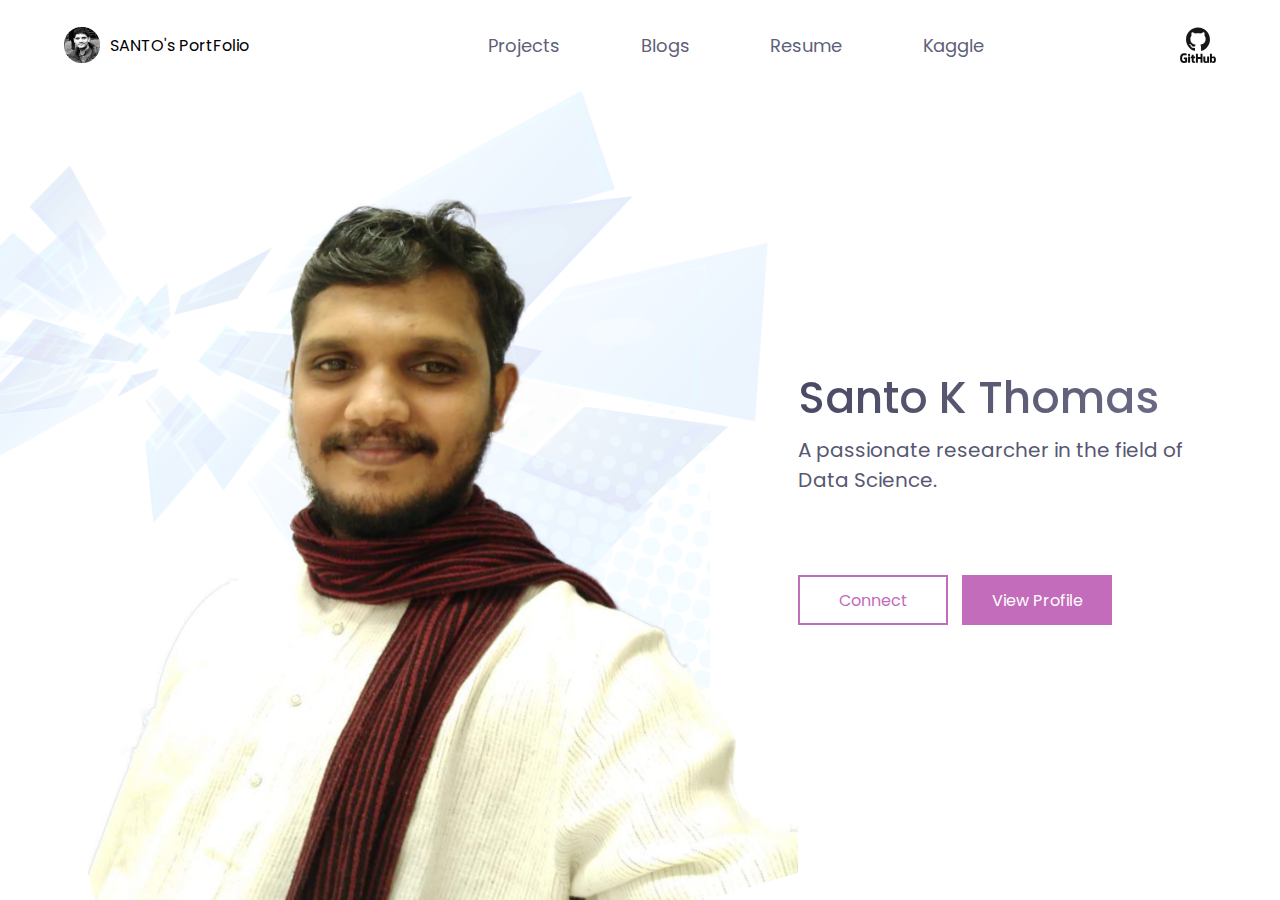
<file: index.html>
<!DOCTYPE html>
<html>
<head>
	<link href="https://fonts.googleapis.com/css?family=Poppins:400,500&display=swap" rel="stylesheet">
	<link rel="stylesheet" type="text/css" href="./style.css">
	<title>Santo K. Thomas - PortFolio | santokalayil.com</title>
</head>
<body>
	<header>
		<div class="logo-container">
			<img src="./img/logo.ico" alt="logo">
			<h4 class="logo">SANTO's PortFolio</h4>
		</div>
		<nav>
			<ul class="nav-links">
				<li><a href="#" class="nav-link">Projects</a></li>
				<li><a href="#" class="nav-link">Blogs</a></li>
				<li><a href="#" class="nav-link">Resume</a></li>
				<li><a href="#" class="nav-link">Kaggle</a></li>
			</ul>
		</nav>
		<div class="github">

			<img src="./img/Github.svg" alt="GitHub">
		</div>
	</header>

	<main>
		<section class="presentation">
			<div class="cover">
				<img src="./img/myphoto.png" alt="Researcher">
			</div>
			<div class="introduction">
				<div class="intro-text">
					<h1>Santo K Thomas</h1>
					<p>A passionate researcher in the field of Data Science.</p>
				</div>
				<div class="cta">
					<button class="cta-connect">
						Connect
					</button>
					<button class="cta-profile">
						View Profile
					</button>
				</div>
			</div>
		</section>
	</main>

	<img src="./img/stylebg.png" class="style-bg">

</body>
</html>
</file>
<file: style.css>
*{
	margin:0px;
	padding:0px;
	box-sizing: border-box;
}

body{
	font-family: 'Poppins', sans-serif;
}
button{
	font-family: 'Poppins', sans-serif;
}

header{
	display: flex;
	width:90%;
	height: 10vh;
	margin: auto;
	align-items: center;
}

.logo-container, .nav-links, .github{
	display:flex;
}

.logo-container img{
	height: 5vh;
}

.logo-container{
	flex:2;
	align-items: center;
	justify-content: flex-start;
}
.logo{
	font-weight: 400;
	margin:10px;
}

nav{
	flex:3;
}
.nav-links {
	justify-content: space-around;
	list-style: none;
}
.nav-link {
	color:#5f5f79;
	font-size: 16px;
	text-decoration: none;
}

.github{
	flex:1;
	justify-content: flex-end;
}
.github img{
	height: 5vh;
}


main {/*
	background-image:url(img/bg.png);
	background-repeat:repeat; */

}


.presentation {
	display: flex;
	width: 90%;
	margin: auto;
	min-height: 80vh;
	align-items: center;
}

.introduction {
	flex: 1;
}

.intro-text h1{
	font-size: 44px;
	font-weight: 500;
	background: linear-gradient(to right, #494964, #6f6f89);
	-webkit-background-clip:text;
	-webkit-text-fill-color: transparent;
}

.intro-text p {
	margin-top: 5px;
	font-size: 20px;
	color: #585772;
}

.cta {
	padding: 50px 0px 0px 0px;
}

.cta-connect {
	border: 2px solid #c36cbb;
	background: transparent;
	color: #c36cbb;
	width: 150px;
	height: 50px;
	cursor: pointer;
	font-size: 16px;
}

.cta-profile {
	border: none;
	background: #c36cbb;
	width: 150px;
	height: 50px;
	cursor: pointer;
	font-size: 16px;
	color:white;
	margin: 30px 0px 0px 10px;
}

.cover {
	flex: 1;
	display:flex;
	justify-content: center;
	height:90vh;
}

.cover img {
	height:100%;
	filter: drop-shadow(0px 1px 1px white);
}

.style-bg {
	position:absolute;
	top: 10vh;
	right: 40%;
	z-index: -1;
	opacity: 0.1;
	height:80%;
	animation: drop 1.5s ease;
}

@keyframes drop {
	0% {
		opacity: 0;
		transform: translateY(-80px);
	}
	100% {
		opacity: 0.1;
		transform: translateY(0px);
	}
}

@media screen and (max-width: 1024px) {
	.logo {
		font-size: 12px;
		margin:10px;
	}
	.nav-link {
		font-size: 13px;
	}
	.presentation {
		flex-direction: column;
	}
	.introduction {
		margin-top: 8vh;
		text-align: center;
	}
	.intro-text h1 {
		font-size: 30px;
	}
	.intro-text p {
		font-size: 16px;
	}
	.cta {
		padding: 10px 0px 20px 0px;
	}

	.cover {
		width:100%;
		height:100%;
	}
	.cover img{
		width:100%;
	}

}

@media screen and (min-width: 400px) {
	.logo-container img{
		height: 4vh;
	}
	.nav-link {
		font-size: 18px;
	}
	.logo{
		font-weight: 400;
		margin:10px;
	}
	.github img {
		height:4vh;
	}
}
</file>
